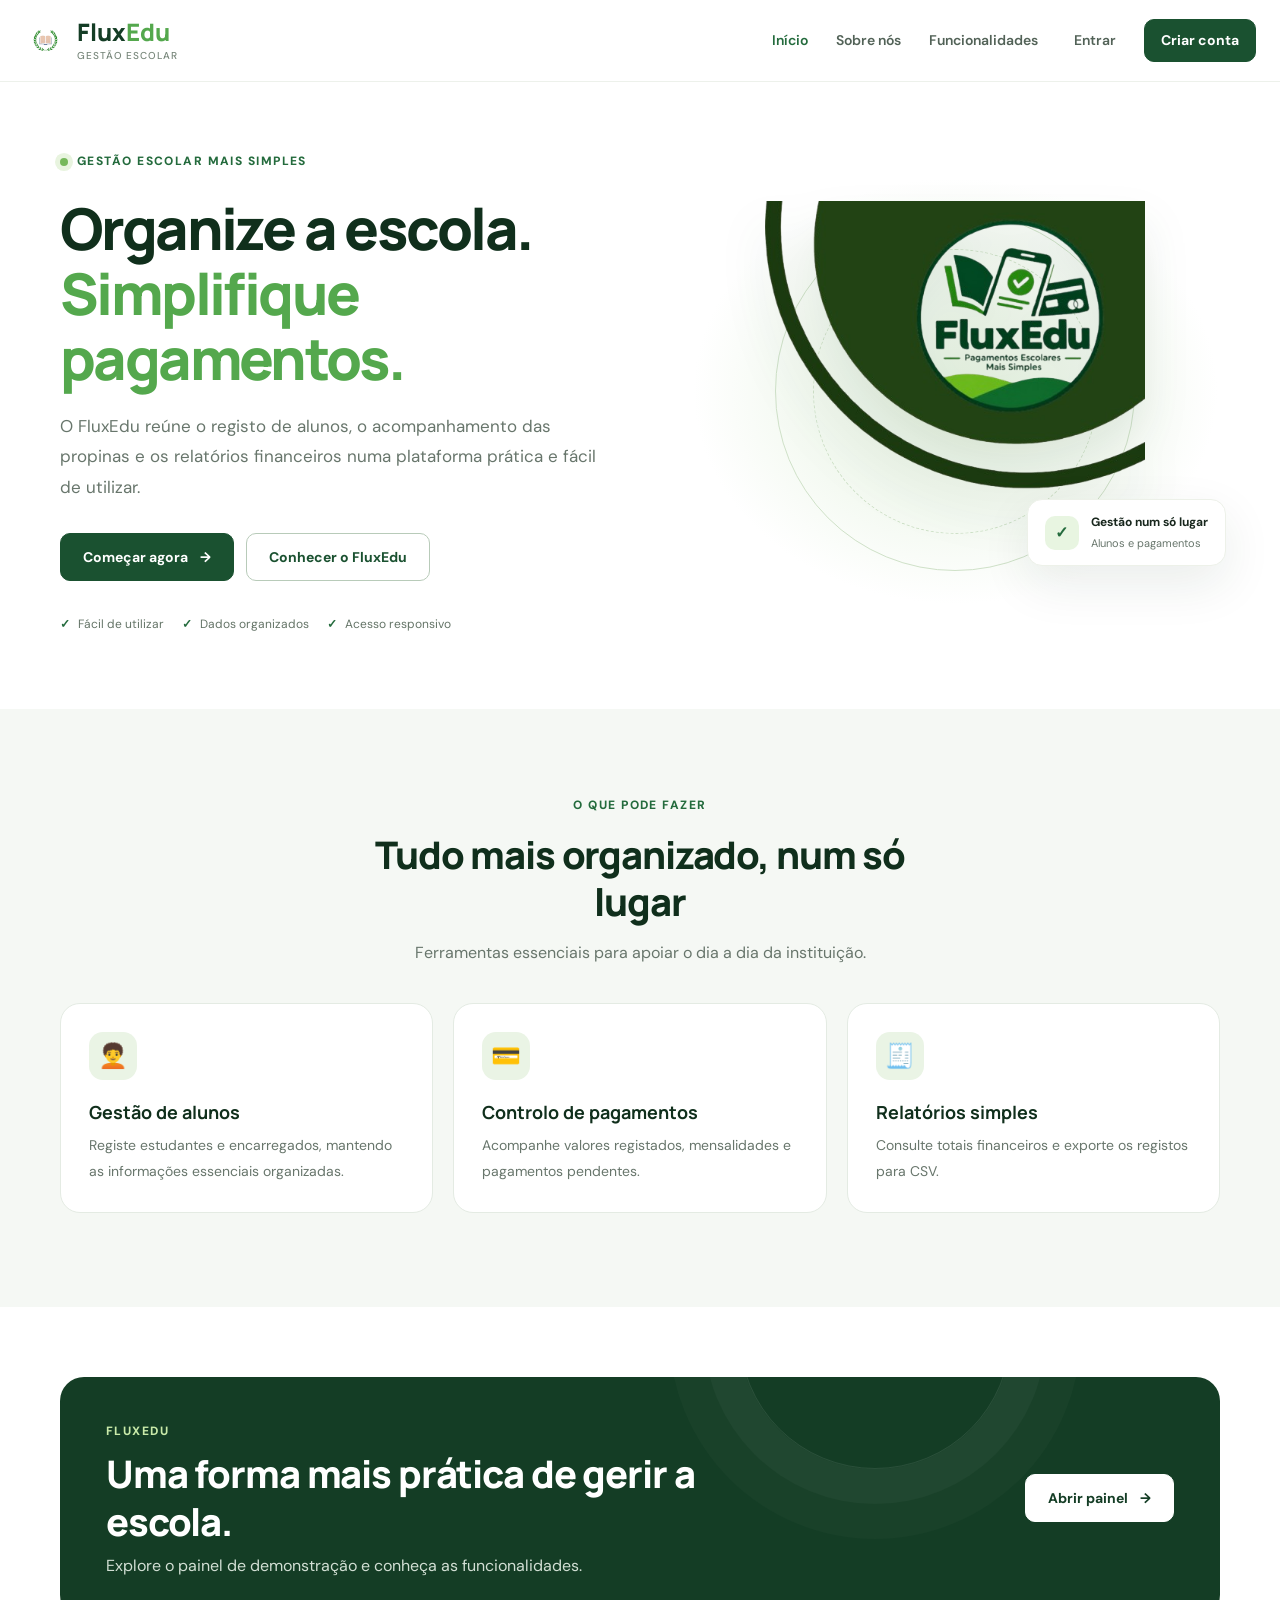
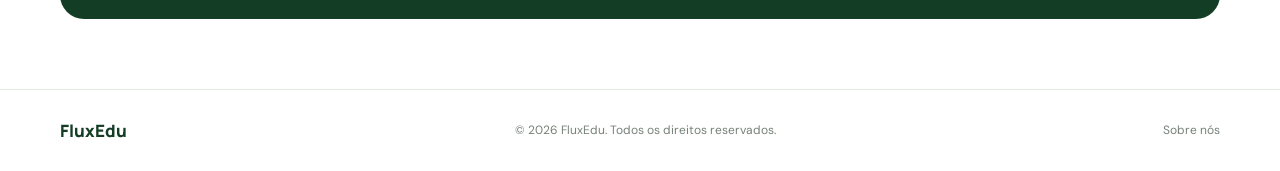
<file: index.html>
<!DOCTYPE html>
<html lang="pt">
<head>
  <meta charset="UTF-8">
  <meta name="viewport" content="width=device-width, initial-scale=1">
  <meta name="theme-color" content="#123d24">
  <meta name="description" content="FluxEdu — gestão e pagamentos escolares de forma simples e organizada.">
  <title>FluxEdu | Gestão escolar simples</title>
  <link rel="stylesheet" href="style.css">
</head>
<body>
  <header class="site-header">
    <a class="brand" href="index.html" aria-label="FluxEdu, página inicial">
      <img src="logo-fluxedu.png" alt="" class="brand-mark">
      <span>Flux<span>Edu</span><small>Gestão escolar</small></span>
    </a>
    <button class="menu-toggle" aria-label="Abrir menu" aria-expanded="false" aria-controls="site-nav">☰</button>
    <nav class="site-nav" id="site-nav">
      <a class="current" href="index.html">Início</a>
      <a href="sobre.html">Sobre nós</a>
      <a href="#funcionalidades">Funcionalidades</a>
      <a class="nav-login" href="login.html">Entrar</a>
      <a class="button button-small" href="cadastro.html">Criar conta</a>
    </nav>
  </header>

  <main>
    <section class="hero container">
      <div class="hero-copy">
        <span class="eyebrow"><span class="eyebrow-dot"></span> Gestão escolar mais simples</span>
        <h1>Organize a escola.<br><span>Simplifique pagamentos.</span></h1>
        <p>O FluxEdu reúne o registo de alunos, o acompanhamento das propinas e os relatórios financeiros numa plataforma prática e fácil de utilizar.</p>
        <div class="hero-actions">
          <a class="button" href="cadastro.html">Começar agora <span aria-hidden="true">→</span></a>
          <a class="button button-outline" href="sobre.html">Conhecer o FluxEdu</a>
        </div>
        <div class="trust-row">
          <span><b>✓</b> Fácil de utilizar</span>
          <span><b>✓</b> Dados organizados</span>
          <span><b>✓</b> Acesso responsivo</span>
        </div>
      </div>
      <div class="hero-visual">
        <div class="visual-orb orb-one"></div><div class="visual-orb orb-two"></div>
        <img src="moldura-fluxedu.png" alt="Identidade visual do FluxEdu" class="hero-image">
        <div class="floating-note"><span class="note-icon">✓</span><span><strong>Gestão num só lugar</strong><small>Alunos e pagamentos</small></span></div>
      </div>
    </section>

    <section class="features-section" id="funcionalidades">
      <div class="container">
        <div class="section-heading">
          <span class="eyebrow">O que pode fazer</span>
          <h2>Tudo mais organizado, num só lugar</h2>
          <p>Ferramentas essenciais para apoiar o dia a dia da instituição.</p>
        </div>
        <div class="feature-grid">
          <article class="feature-card"><span class="feature-icon">🧑‍🦱 </span><h3>Gestão de alunos</h3><p>Registe estudantes e encarregados, mantendo as informações essenciais organizadas.</p></article>
          <article class="feature-card"><span class="feature-icon">💳 </span><h3>Controlo de pagamentos</h3><p>Acompanhe valores registados, mensalidades e pagamentos pendentes.</p></article>
          <article class="feature-card"><span class="feature-icon">🧾 </span><h3>Relatórios simples</h3><p>Consulte totais financeiros e exporte os registos para CSV.</p></article>
        </div>
      </div>
    </section>

    <section class="cta container">
      <div><span class="eyebrow eyebrow-light">FluxEdu</span><h2>Uma forma mais prática de gerir a escola.</h2><p>Explore o painel de demonstração e conheça as funcionalidades.</p></div>
      <a class="button button-light" href="dashboard.html">Abrir painel <span aria-hidden="true">→</span></a>
    </section>
  </main>

  <footer class="site-footer"><a class="footer-brand" href="index.html">FluxEdu</a><span>© 2026 FluxEdu. Todos os direitos reservados.</span><a href="sobre.html">Sobre nós</a></footer>
  <script src="app.js"></script>
</body>
</html>
</file>
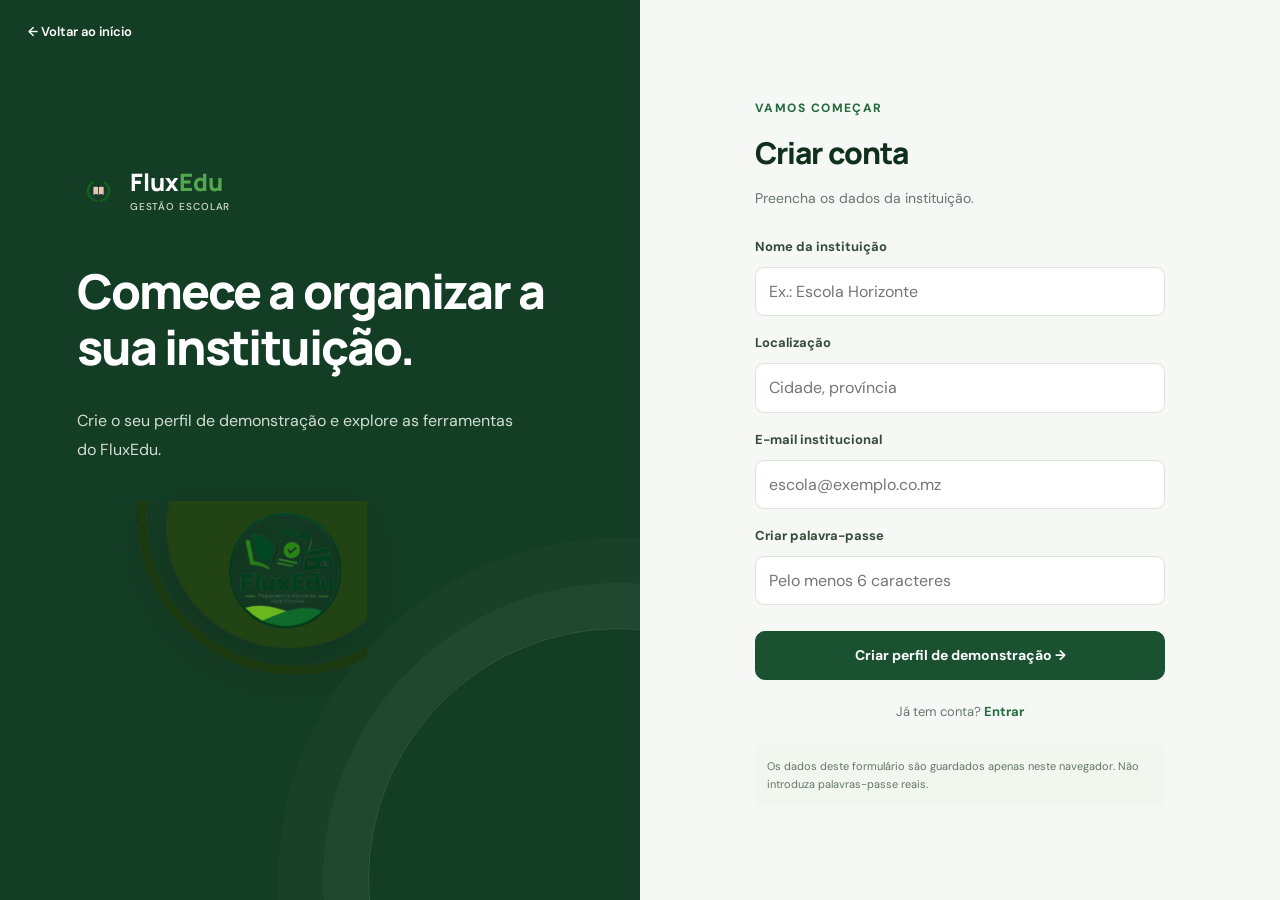
<file: cadastro.html>
<!DOCTYPE html>
<html lang="pt"><head><meta charset="UTF-8"><meta name="viewport" content="width=device-width, initial-scale=1"><meta name="theme-color" content="#123d24"><title>Criar conta | FluxEdu</title><link rel="stylesheet" href="style.css"></head>
<body class="auth-body">
  <a class="back-home" href="index.html">← Voltar ao início</a>
  <main class="auth-layout">
    <section class="auth-brand-panel"><a class="brand brand-light" href="index.html"><img src="logo-fluxedu.png" alt="" class="brand-mark"><span>Flux<span>Edu</span><small>Gestão escolar</small></span></a><h1>Comece a organizar a sua instituição.</h1><p>Crie o seu perfil de demonstração e explore as ferramentas do FluxEdu.</p><img class="auth-art" src="moldura-fluxedu.png" alt="Marca FluxEdu"></section>
    <section class="auth-form-panel"><div class="auth-form-wrap"><span class="eyebrow">Vamos começar</span><h2>Criar conta</h2><p class="muted">Preencha os dados da instituição.</p>
      <form id="signup-form" class="form-stack">
        <label for="school">Nome da instituição</label><input id="school" name="school" type="text" placeholder="Ex.: Escola Horizonte" required>
        <label for="location">Localização</label><input id="location" name="location" type="text" placeholder="Cidade, província" required>
        <label for="signup-email">E-mail institucional</label><input id="signup-email" name="email" type="email" placeholder="escola@exemplo.co.mz" required>
        <label for="signup-password">Criar palavra-passe</label><input id="signup-password" name="password" type="password" minlength="6" placeholder="Pelo menos 6 caracteres" required>
        <p id="signup-message" class="form-message" role="status"></p>
        <button class="button button-full" type="submit">Criar perfil de demonstração →</button>
      </form>
      <p class="auth-switch">Já tem conta? <a href="login.html">Entrar</a></p>
      <div class="demo-note">Os dados deste formulário são guardados apenas neste navegador. Não introduza palavras-passe reais.</div>
    </div></section>
  </main><script src="app.js"></script>
</body></html>
</file>
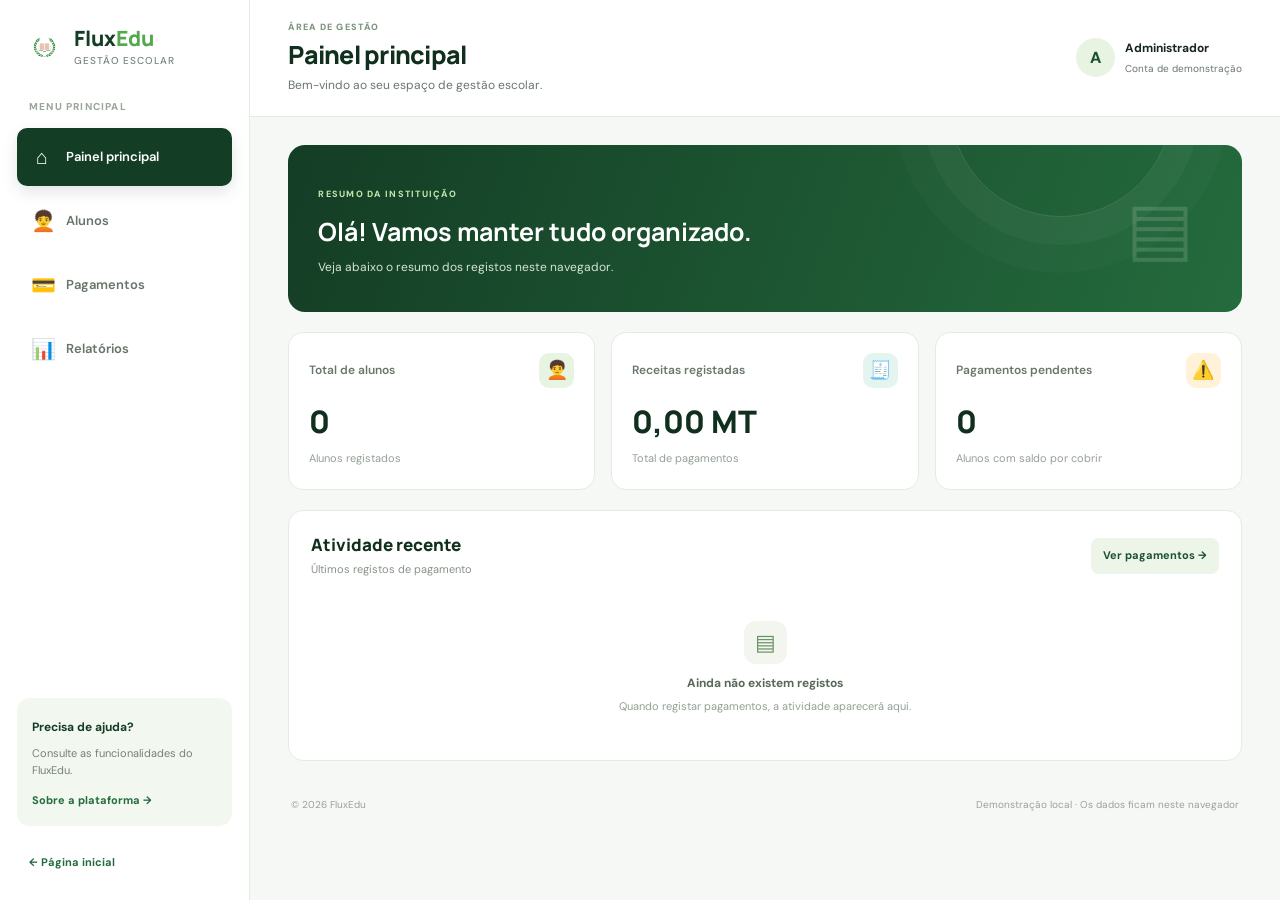
<file: dashboard.html>
<!DOCTYPE html>
<html lang="pt"><head><meta charset="UTF-8"><meta name="viewport" content="width=device-width, initial-scale=1"><meta name="theme-color" content="#123d24"><title>Painel de gestão | FluxEdu</title><link rel="stylesheet" href="style.css"></head>
<body class="dashboard-body">
  <aside class="sidebar" id="sidebar">
    <a class="brand sidebar-brand" href="index.html"><img src="logo-fluxedu.png" alt="" class="brand-mark"><span>Flux<span>Edu</span><small>Gestão escolar</small></span></a>
    <div class="sidebar-label">MENU PRINCIPAL</div>
    <nav class="dash-nav" aria-label="Navegação do painel">
      <button class="dash-link active" data-page="dashboard"><span>⌂</span> Painel principal</button>
      <button class="dash-link" data-page="alunos"><span>🧑‍🦱 </span> Alunos</button>
      <button class="dash-link" data-page="pagamentos"><span>💳 </span> Pagamentos</button>
      <button class="dash-link" data-page="relatorios"><span>📊 </span> Relatórios</button>
    </nav>
    <div class="sidebar-bottom"><div class="sidebar-help"><strong>Precisa de ajuda?</strong><p>Consulte as funcionalidades do FluxEdu.</p><a href="sobre.html">Sobre a plataforma →</a></div><a class="sidebar-home" href="index.html">← Página inicial</a></div>
  </aside>
  <div class="dashboard-main">
    <header class="dash-header">
      <div class="header-left"><button class="sidebar-toggle" id="sidebar-toggle" aria-label="Mostrar menu">☰</button><div><p class="header-kicker">ÁREA DE GESTÃO</p><h1 id="page-title">Painel principal</h1><p class="header-subtitle">Bem-vindo ao seu espaço de gestão escolar.</p></div></div>
      <div class="profile-chip"><span class="profile-avatar">A</span><span><strong>Administrador</strong><small>Conta de demonstração</small></span></div>
    </header>
    <main class="dash-content">
      <section id="dashboard" class="dash-page">
        <div class="welcome-banner"><div><span class="banner-label">RESUMO DA INSTITUIÇÃO</span><h2>Olá! Vamos manter tudo organizado.</h2><p>Veja abaixo o resumo dos registos neste navegador.</p></div><span class="banner-art" aria-hidden="true">▤</span></div>
        <div class="stat-grid">
          <article class="stat-card"><div class="stat-top"><span>Total de alunos</span><span class="stat-icon green-icon">🧑‍🦱 </span></div><strong id="total-alunos">0</strong><small>Alunos registados</small></article>
          <article class="stat-card"><div class="stat-top"><span>Receitas registadas</span><span class="stat-icon mint-icon">🧾</span></div><strong id="total-receitas">0 MT</strong><small>Total de pagamentos</small></article>
          <article class="stat-card"><div class="stat-top"><span>Pagamentos pendentes</span><span class="stat-icon amber-icon">⚠️ </span></div><strong id="total-pendentes">0</strong><small>Alunos com saldo por cobrir</small></article>
        </div>
        <div class="dash-panel"><div class="panel-heading"><div><h2>Atividade recente</h2><p>Últimos registos de pagamento</p></div><button class="quiet-button" data-goto="pagamentos">Ver pagamentos →</button></div><div id="atividade" class="activity-empty"><span>▤</span><strong>Ainda não existem registos</strong>
          <p>Quando registar pagamentos, a atividade aparecerá aqui.</p>
        </div></div>
      </section>
      <section id="alunos" class="dash-page hidden">
        <div class="dash-panel"><div class="panel-heading"><div><h2>Registar aluno</h2><p>Adicione os dados básicos do estudante.</p></div></div>
          <form id="form-aluno" class="form-grid">
            <div class="field"><label for="nome">Nome completo do aluno</label><input id="nome" name="nome" placeholder="Nome do aluno" required></div>
            <div class="field"><label for="encarregado">Encarregado de educação</label><input id="encarregado" name="encarregado" placeholder="Nome do encarregado" required></div>
            <div class="field"><label for="mensalidade">Mensalidade (MT)</label><input id="mensalidade" name="mensalidade" type="number" min="0" step="0.01" placeholder="0,00" required></div>
            <div class="field field-action"><button class="button" type="submit">＋ Adicionar aluno</button></div>
          </form>
        </div>
        <div class="dash-panel"><div class="panel-heading panel-heading-wrap"><div><h2>Lista de alunos</h2><p>Consulte e pesquise os estudantes registados.</p></div><input id="pesquisa" class="search-input" placeholder="⌕  Pesquisar aluno..." aria-label="Pesquisar aluno"></div>
          <div class="table-wrap"><table><thead><tr><th>Aluno</th><th>Encarregado</th><th>Mensalidade</th><th>Estado</th><th>Ações</th></tr></thead><tbody id="lista-alunos"></tbody></table></div>
        </div>
      </section>
      <section id="pagamentos" class="dash-page hidden">
        <div class="dash-panel"><div class="panel-heading"><div><h2>Registar pagamento</h2><p>Registe o valor pago e o mês correspondente.</p></div></div>
          <form id="form-pagamento" class="form-grid">
            <div class="field"><label for="aluno-pagamento">Aluno</label><select id="aluno-pagamento" required><option value="">Selecionar aluno</option></select></div>
            <div class="field"><label for="valor-pagamento">Valor pago (MT)</label><input id="valor-pagamento" type="number" min="0.01" step="0.01" placeholder="0,00" required></div>
            <div class="field"><label for="mes-pagamento">Mês</label><select id="mes-pagamento" required><option value="">Selecionar mês</option><option>Janeiro</option><option>Fevereiro</option><option>Março</option><option>Abril</option><option>Maio</option><option>Junho</option><option>Julho</option><option>Agosto</option><option>Setembro</option><option>Outubro</option><option>Novembro</option><option>Dezembro</option></select></div>
            <div class="field field-action"><button class="button" type="submit">✓ Confirmar pagamento</button></div>
          </form>
        </div>
        <div class="dash-panel"><div class="panel-heading"><div><h2>Histórico de pagamentos</h2><p>Pagamentos registados nesta demonstração.</p></div></div><div class="table-wrap"><table><thead><tr><th>Aluno</th><th>Mês</th><th>Valor</th><th>Data</th></tr></thead><tbody id="lista-pagamentos"></tbody></table></div></div>
      </section>
      <section id="relatorios" class="dash-page hidden">
        <div class="dash-panel report-panel"><span class="report-symbol">▤</span><h2>Relatório financeiro</h2><p>Resumo dos valores registados no FluxEdu neste navegador.</p><div class="report-total"><span>Total recebido</span><strong id="relatorio-receitas">0 MT</strong></div><div class="report-total"><span>Pagamentos registados</span><strong id="relatorio-contagem">0</strong></div><button class="button" id="exportar">↓ Exportar relatório CSV</button><p class="muted report-note">O ficheiro CSV pode ser aberto em aplicações de folha de cálculo.</p></div>
      </section>
      <footer class="dash-footer"><span>© 2026 FluxEdu</span><span>Demonstração local · Os dados ficam neste navegador</span></footer>
    </main>
  </div>
  <div id="toast" class="toast" role="status" aria-live="polite"></div>
  <script src="dashboard.js"></script>
</body></html>
</file>
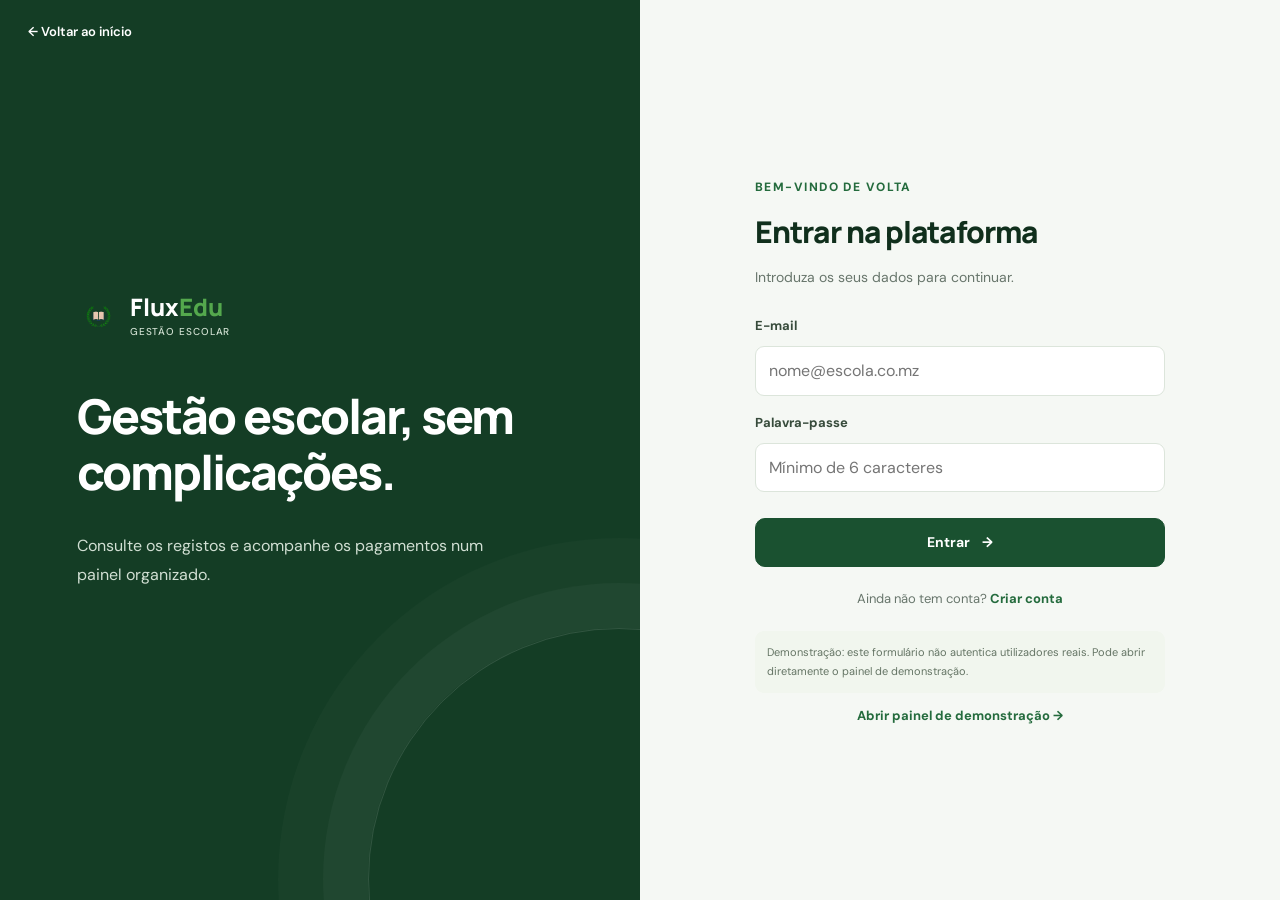
<file: login.html>
<!DOCTYPE html>
<html lang="pt"><head><meta charset="UTF-8"><meta name="viewport" content="width=device-width, initial-scale=1"><meta name="theme-color" content="#123d24"><title>Entrar | FluxEdu</title><link rel="stylesheet" href="style.css"></head>
<body class="auth-body">
  <a class="back-home" href="index.html">← Voltar ao início</a>
  <main class="auth-layout">
    <section class="auth-brand-panel"><a class="brand brand-light" href="index.html"><img src="logo-fluxedu.png" alt="" class="brand-mark"><span>Flux<span>Edu</span><small>Gestão escolar</small></span></a><h1>Gestão escolar, sem complicações.</h1><p>Consulte os registos e acompanhe os pagamentos num painel organizado.</p></section>
    <section class="auth-form-panel"><div class="auth-form-wrap"><span class="eyebrow">Bem-vindo de volta</span><h2>Entrar na plataforma</h2><p class="muted">Introduza os seus dados para continuar.</p>
      <form id="login-form" class="form-stack">
        <label for="email">E-mail</label><input id="email" name="email" type="email" placeholder="nome@escola.co.mz" autocomplete="email" required>
        <label for="password">Palavra-passe</label><input id="password" name="password" type="password" placeholder="Mínimo de 6 caracteres" autocomplete="current-password" minlength="6" required>
        <p id="login-message" class="form-message" role="status"></p>
        <button class="button button-full" type="submit">Entrar <span aria-hidden="true">→</span></button>
      </form>
      <p class="auth-switch">Ainda não tem conta? <a href="cadastro.html">Criar conta</a></p>
      <div class="demo-note">Demonstração: este formulário não autentica utilizadores reais. Pode abrir diretamente o painel de demonstração.</div>
      <a class="text-link" href="dashboard.html">Abrir painel de demonstração →</a>
    </div></section>
  </main><script src="app.js"></script>
</body></html>
</file>
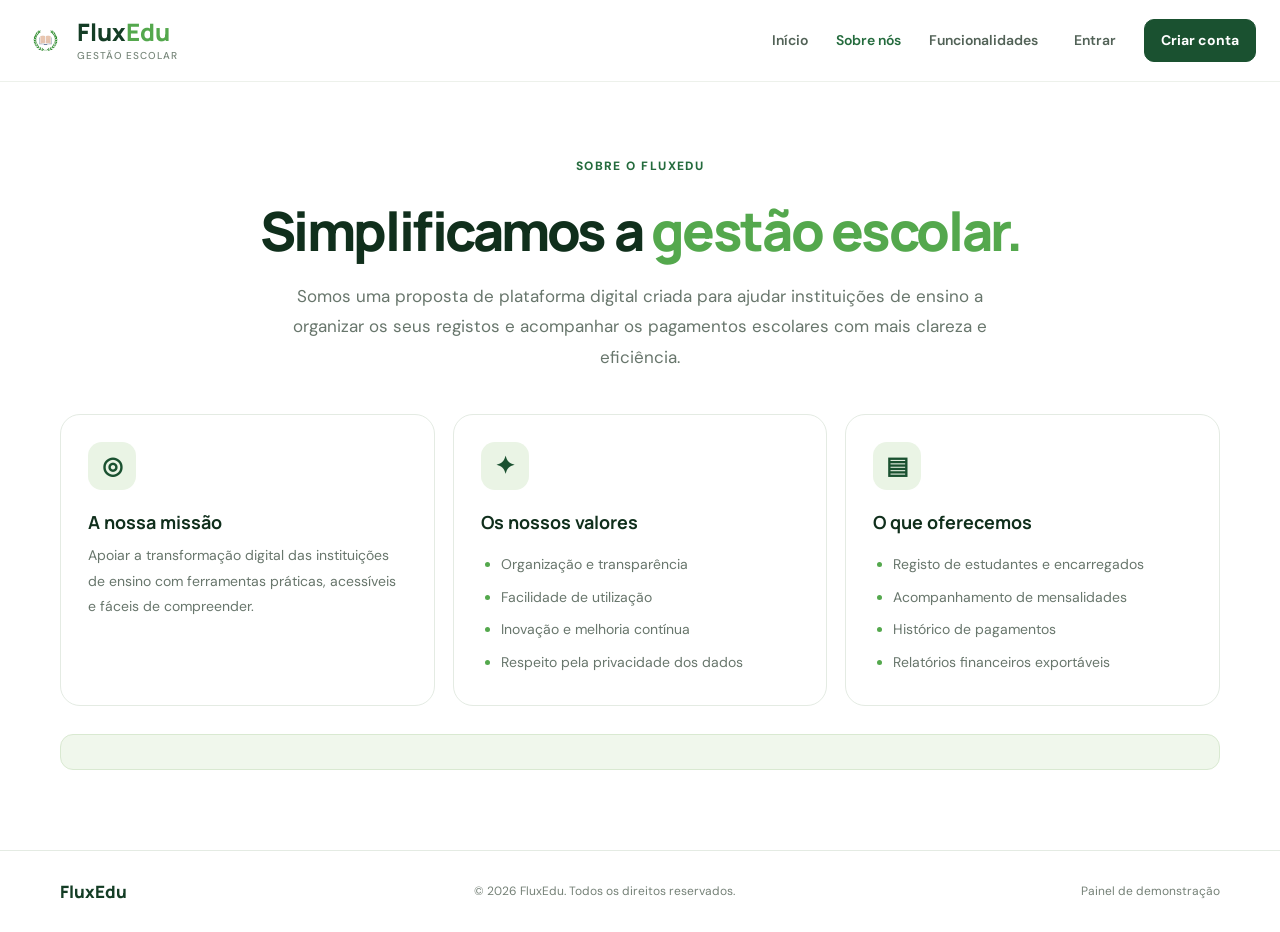
<file: sobre.html>
<!DOCTYPE html>
<html lang="pt">
<head>
  <meta charset="UTF-8"><meta name="viewport" content="width=device-width, initial-scale=1">
  <meta name="theme-color" content="#123d24"><title>Sobre nós | FluxEdu</title><link rel="stylesheet" href="style.css">
</head>
<body>
  <header class="site-header">
    <a class="brand" href="index.html"><img src="logo-fluxedu.png" alt="" class="brand-mark"><span>Flux<span>Edu</span><small>Gestão escolar</small></span></a>
    <button class="menu-toggle" aria-label="Abrir menu" aria-expanded="false" aria-controls="site-nav">☰</button>
    <nav class="site-nav" id="site-nav"><a href="index.html">Início</a><a class="current" href="sobre.html">Sobre nós</a><a href="index.html#funcionalidades">Funcionalidades</a><a class="nav-login" href="login.html">Entrar</a><a class="button button-small" href="cadastro.html">Criar conta</a></nav>
  </header>
  <main class="container inner-page">
    <section class="about-hero"><span class="eyebrow">Sobre o FluxEdu</span><h1>Simplificamos a <span>gestão escolar.</span></h1><p>Somos uma proposta de plataforma digital criada para ajudar instituições de ensino a organizar os seus registos e acompanhar os pagamentos escolares com mais clareza e eficiência.</p></section>
    <div class="about-grid">
      <article class="about-card"><span class="feature-icon">◎</span><h2>A nossa missão</h2><p>Apoiar a transformação digital das instituições de ensino com ferramentas práticas, acessíveis e fáceis de compreender.</p></article>
      <article class="about-card"><span class="feature-icon">✦</span><h2>Os nossos valores</h2><ul class="check-list"><li>Organização e transparência</li><li>Facilidade de utilização</li><li>Inovação e melhoria contínua</li><li>Respeito pela privacidade dos dados</li></ul></article>
      <article class="about-card"><span class="feature-icon">▤</span><h2>O que oferecemos</h2><ul class="check-list"><li>Registo de estudantes e encarregados</li><li>Acompanhamento de mensalidades</li><li>Histórico de pagamentos</li><li>Relatórios financeiros exportáveis</li></ul></article>
    </div>
    <div class="notice">
      

        
    </div>
  
  
  </main>
  <footer class="site-footer"><a class="footer-brand" href="index.html">FluxEdu</a><span>© 2026 FluxEdu. Todos os direitos reservados.</span><a href="dashboard.html">Painel de demonstração</a></footer>
  <script src="app.js"></script>
</body></html>
</file>
<file: style.css>
@import url('https://fonts.googleapis.com/css2?family=DM+Sans:wght@400;500;600;700&family=Manrope:wght@400;500;600;700;800&display=swap');
:root{--green-950:#102f1c;--green-900:#143d25;--green-800:#1a5130;--green-700:#246b3d;--green-500:#54a84d;--lime:#b9df79;--ink:#18271d;--muted:#68766c;--surface:#fff;--bg:#f5f8f4;--line:#e4ebe3;--shadow:0 18px 50px rgba(21,59,32,.09);--radius:20px}
*{box-sizing:border-box}html{scroll-behavior:smooth;scroll-padding-top:90px}body{margin:0;font-family:"DM Sans",Arial,sans-serif;color:var(--ink);background:#fff;line-height:1.6}a{color:inherit;text-decoration:none}button,input,select{font:inherit}button,a,input,select{outline-color:#6eb45d}img{max-width:100%;display:block}.container{width:min(1160px,calc(100% - 48px));margin-inline:auto}
.site-header{height:82px;display:flex;align-items:center;justify-content:space-between;padding:0 max(24px,calc((100% - 1240px)/2));border-bottom:1px solid #edf1eb;background:rgba(255,255,255,.94);position:sticky;top:0;z-index:20;backdrop-filter:blur(14px)}.brand{display:inline-flex;align-items:center;gap:10px;color:var(--green-900);font-family:Manrope,sans-serif;font-size:24px;font-weight:800;line-height:1.05;flex-shrink:0}.brand>span>span{color:var(--green-500)}.brand small{display:block;font:500 10px "DM Sans",sans-serif;letter-spacing:.09em;text-transform:uppercase;color:#78877b;margin-top:5px}.brand-mark{width:43px;height:43px;object-fit:contain;border-radius:50%}.site-nav{display:flex;align-items:center;gap:28px;font-size:14px;font-weight:600;color:#526257}.site-nav>a:not(.button):hover,.site-nav .current{color:var(--green-700)}.nav-login{margin-left:8px}.button{min-height:48px;display:inline-flex;justify-content:center;align-items:center;gap:12px;padding:12px 22px;border:1px solid var(--green-800);border-radius:10px;background:var(--green-800);color:white;font-weight:700;font-size:14px;cursor:pointer;transition:transform .2s,background .2s,box-shadow .2s}.button:hover{background:var(--green-950);box-shadow:0 8px 20px #153b2025;transform:translateY(-1px)}.button-small{min-height:42px;padding:9px 16px}.button-outline{background:transparent;color:var(--green-800);border-color:#b8cbb9}.button-outline:hover{color:white}.button-full{width:100%}.menu-toggle{display:none;border:1px solid var(--line);background:white;border-radius:9px;padding:8px 12px;font-size:21px;color:var(--green-900)}
.hero{min-height:590px;display:grid;grid-template-columns:1.05fr .95fr;align-items:center;gap:46px;padding-top:56px;padding-bottom:65px}.hero-copy{padding:10px 0}.eyebrow{display:inline-flex;align-items:center;gap:9px;color:var(--green-700);font-size:12px;font-weight:800;letter-spacing:.12em;text-transform:uppercase}.eyebrow-dot{width:8px;height:8px;border-radius:50%;background:#76b85b;box-shadow:0 0 0 5px #e8f4df}.hero h1,.about-hero h1{font:800 clamp(36px,4.5vw,60px)/1.13 Manrope,sans-serif;letter-spacing:-.045em;margin:22px 0 20px;color:var(--green-950)}.hero h1 span,.about-hero h1 span{color:var(--green-500)}.hero-copy>p,.about-hero>p{font-size:17px;line-height:1.8;color:var(--muted);max-width:560px;margin:0}.hero-actions{display:flex;flex-wrap:wrap;gap:12px;margin-top:30px}.trust-row{display:flex;flex-wrap:wrap;gap:18px;margin-top:34px;font-size:12px;color:#647467}.trust-row b{color:var(--green-700);margin-right:5px}.hero-visual{position:relative;min-height:430px;display:flex;align-items:center;justify-content:center;background:radial-gradient(ellipse at center,#e7f3e2 0,rgba(241,248,238,.72) 45%,transparent 70%);border-radius:45% 45% 35% 35%}.hero-image{width:min(100%,440px);height:380px;object-fit:contain;position:relative;z-index:1;filter:drop-shadow(0 25px 22px #123d2417)}.visual-orb{position:absolute;border-radius:50%;border:1px solid #cfe1c8}.orb-one{width:360px;height:360px}.orb-two{width:285px;height:285px;border-style:dashed}.floating-note{position:absolute;z-index:2;right:-6px;bottom:40px;background:#fff;border:1px solid #edf1e9;border-radius:15px;padding:13px 17px;display:flex;align-items:center;gap:12px;box-shadow:var(--shadow)}.note-icon{width:34px;height:34px;display:grid;place-items:center;background:#e8f5e1;color:var(--green-700);border-radius:10px;font-weight:900}.floating-note strong,.floating-note small{display:block}.floating-note strong{font-size:12px}.floating-note small{font-size:11px;color:var(--muted);margin-top:2px}
.features-section{padding:82px 0 94px;background:var(--bg)}.section-heading{text-align:center;max-width:620px;margin:0 auto 38px}.section-heading h2,.cta h2{font:800 clamp(26px,3vw,38px)/1.25 Manrope,sans-serif;letter-spacing:-.03em;color:var(--green-950);margin:14px 0}.section-heading p{color:var(--muted);margin:0}.feature-grid{display:grid;grid-template-columns:repeat(3,minmax(0,1fr));gap:20px}.feature-card,.about-card{background:white;border:1px solid var(--line);border-radius:var(--radius);padding:28px;transition:transform .2s,box-shadow .2s}.feature-card:hover,.about-card:hover{transform:translateY(-4px);box-shadow:var(--shadow)}.feature-icon{width:48px;height:48px;display:grid;place-items:center;border-radius:14px;background:#eaf4e5;color:var(--green-800);font-size:24px;font-weight:700}.feature-card h3,.about-card h2{font:700 18px Manrope,sans-serif;margin:20px 0 9px;color:var(--green-950)}.feature-card p,.about-card p{font-size:14px;color:var(--muted);line-height:1.8;margin:0}.cta{background:var(--green-900);border-radius:24px;margin-top:70px;margin-bottom:70px;padding:40px 46px;display:flex;align-items:center;justify-content:space-between;gap:25px;color:#fff;overflow:hidden;position:relative}.cta:after{content:"";position:absolute;width:270px;height:270px;border:1px solid #ffffff18;border-radius:50%;right:18%;top:-180px;box-shadow:0 0 0 35px #ffffff08,0 0 0 70px #ffffff05}.cta>div,.cta>.button{position:relative;z-index:1}.eyebrow-light{color:#c9eaa9}.cta h2{color:white;max-width:600px;margin:8px 0}.cta p{color:#d2dfd4;margin:0}.button-light{background:#fff;border-color:#fff;color:var(--green-900);flex-shrink:0}.button-light:hover{background:#eef7e8;color:var(--green-900)}.site-footer{border-top:1px solid var(--line);min-height:82px;display:flex;align-items:center;justify-content:space-between;gap:18px;padding:22px max(24px,calc((100% - 1160px)/2));font-size:12px;color:#758177}.footer-brand{font:800 17px Manrope,sans-serif;color:var(--green-900)}
/* About */
.inner-page{padding-top:70px;padding-bottom:80px}.about-hero{max-width:800px;margin:0 auto 42px;text-align:center}.about-hero h1{font-size:clamp(36px,5vw,54px)}.about-hero>p{margin:0 auto;max-width:730px}.about-grid{display:grid;grid-template-columns:repeat(3,minmax(0,1fr));gap:18px}.about-card{padding:27px}.check-list{padding-left:20px;margin:14px 0 0;color:var(--muted);font-size:14px}.check-list li{padding:5px 0}.check-list li::marker{color:var(--green-500)}.notice{margin-top:28px;background:#f0f7ec;border:1px solid #d9e9d1;border-radius:13px;padding:17px 20px;font-size:13px;color:#526753;line-height:1.8}
/* Auth */
.auth-body{background:var(--bg);min-height:100vh}.back-home{position:absolute;top:22px;left:28px;z-index:3;color:#fff;font-size:13px;font-weight:600}.auth-layout{min-height:100vh;display:grid;grid-template-columns:1fr 1fr}.auth-brand-panel{background:var(--green-900);padding:55px clamp(28px,6vw,90px);color:white;display:flex;flex-direction:column;justify-content:center;position:relative;overflow:hidden}.auth-brand-panel:after{content:"";position:absolute;width:500px;height:500px;border:1px solid #ffffff20;border-radius:50%;right:-230px;bottom:-230px;box-shadow:0 0 0 45px #ffffff08,0 0 0 90px #ffffff05}.brand-light{color:white;align-self:flex-start}.brand-light small{color:#d0dfd1}.auth-brand-panel h1{font:800 clamp(30px,3.8vw,48px)/1.18 Manrope,sans-serif;letter-spacing:-.04em;max-width:500px;margin:50px 0 15px;position:relative;z-index:1}.auth-brand-panel>p{color:#d1dfd3;max-width:440px;line-height:1.8;position:relative;z-index:1}.auth-art{width:min(350px,80%);height:230px;object-fit:contain;margin-top:20px;position:relative;z-index:1;filter:drop-shadow(0 10px 20px #0002)}.auth-form-panel{display:grid;place-items:center;padding:65px 28px}.auth-form-wrap{width:min(100%,410px)}.auth-form-wrap h2{font:800 30px Manrope,sans-serif;letter-spacing:-.03em;color:var(--green-950);margin:12px 0 5px}.muted,.auth-form-wrap>.muted{color:var(--muted);font-size:14px}.form-stack{display:grid;gap:9px;margin-top:28px}.form-stack label,.field label{font-size:13px;font-weight:700;color:#374b3b}.form-stack input,.field input,.field select,.search-input{width:100%;min-width:0;min-height:47px;border:1px solid #dce5db;border-radius:9px;background:#fff;padding:11px 13px;color:var(--ink)}.form-stack input:focus,.field input:focus,.field select:focus,.search-input:focus{border-color:#65a95c;box-shadow:0 0 0 3px #70b85a20;outline:none}.form-stack input{margin-bottom:8px}.form-message{font-size:13px;margin:0;color:var(--green-700)}.auth-switch{text-align:center;color:var(--muted);font-size:13px;margin-top:22px}.auth-switch a,.text-link{color:var(--green-700);font-weight:700}.text-link{display:block;text-align:center;font-size:13px;margin-top:13px}.demo-note{margin-top:22px;background:#f1f6ee;border-radius:9px;padding:12px;font-size:11px;line-height:1.7;color:#657565}
/* Dashboard */
.dashboard-body{background:#f6f8f5;min-height:100vh}.sidebar{position:fixed;inset:0 auto 0 0;width:250px;background:#fff;border-right:1px solid var(--line);padding:27px 17px 20px;display:flex;flex-direction:column;z-index:30}.sidebar-brand{font-size:21px;padding:0 8px 32px}.sidebar-brand .brand-mark{width:39px;height:39px}.sidebar-label{font-size:10px;letter-spacing:.12em;font-weight:800;color:#99a69a;padding:0 12px 13px}.dash-nav{display:grid;gap:6px}.dash-link{border:0;background:transparent;color:#667469;text-align:left;padding:13px 14px;border-radius:10px;display:flex;align-items:center;gap:13px;font-size:13px;font-weight:600;cursor:pointer}.dash-link>span{font-size:20px;width:22px;text-align:center}.dash-link:hover{background:#f2f7ef;color:var(--green-800)}.dash-link.active{background:var(--green-900);color:#fff;box-shadow:0 6px 15px #143d2520}.sidebar-bottom{margin-top:auto}.sidebar-help{background:#f2f7ef;border-radius:13px;padding:15px;margin-bottom:20px}.sidebar-help strong{font-size:12px;color:var(--green-900)}.sidebar-help p{font-size:11px;color:#758276;line-height:1.6;margin:6px 0}.sidebar-help a,.sidebar-home{font-size:11px;font-weight:700;color:var(--green-700)}.sidebar-home{display:block;padding:8px 12px}.dashboard-main{margin-left:250px;min-height:100vh}.dash-header{min-height:112px;background:white;border-bottom:1px solid var(--line);display:flex;justify-content:space-between;align-items:center;padding:20px clamp(20px,3vw,44px);gap:20px}.header-left{display:flex;align-items:center;gap:14px}.header-kicker{font-size:9px;letter-spacing:.14em;color:#7b927d;font-weight:800;margin:0 0 3px}.dash-header h1{font:800 25px Manrope,sans-serif;letter-spacing:-.03em;color:var(--green-950);margin:0}.header-subtitle{font-size:12px;color:var(--muted);margin:4px 0 0}.profile-chip{display:flex;align-items:center;gap:10px;flex-shrink:0}.profile-avatar{width:39px;height:39px;display:grid;place-items:center;border-radius:50%;background:#e8f3e2;color:var(--green-800);font-weight:800}.profile-chip strong,.profile-chip small{display:block}.profile-chip strong{font-size:12px}.profile-chip small{font-size:10px;color:var(--muted);margin-top:3px}.sidebar-toggle{display:none;border:1px solid var(--line);border-radius:8px;background:white;padding:8px 10px;color:var(--green-900)}.dash-content{max-width:1500px;margin:auto;padding:28px clamp(16px,3vw,42px) 18px}.welcome-banner{border-radius:17px;background:linear-gradient(110deg,#143d25,#246b3d);color:white;padding:26px 30px;display:flex;justify-content:space-between;align-items:center;overflow:hidden;position:relative}.welcome-banner:after{content:"";position:absolute;width:220px;height:220px;border:1px solid #ffffff20;border-radius:50%;right:70px;top:-150px;box-shadow:0 0 0 28px #ffffff08,0 0 0 56px #ffffff05}.banner-label{font-size:9px;letter-spacing:.14em;font-weight:800;color:#c3e5aa}.welcome-banner h2{font:700 clamp(18px,2vw,25px) Manrope,sans-serif;margin:9px 0}.welcome-banner p{font-size:12px;color:#d6e4d8;margin:0}.banner-art{font-size:72px;color:#ffffff24;position:relative;z-index:1;margin-right:18px}.stat-grid{display:grid;grid-template-columns:repeat(3,minmax(0,1fr));gap:16px;margin:20px 0}.stat-card,.dash-panel{background:white;border:1px solid var(--line);border-radius:15px}.stat-card{padding:20px}.stat-top{display:flex;align-items:center;justify-content:space-between;gap:8px;color:#68776a;font-size:12px;font-weight:600}.stat-icon{width:35px;height:35px;border-radius:10px;display:grid;place-items:center;font-size:18px}.green-icon{background:#e8f4e2;color:#36743d}.mint-icon{background:#e4f4ef;color:#25816a}.amber-icon{background:#fff2d9;color:#b98220}.stat-card>strong{display:block;font:800 clamp(23px,2.5vw,31px) Manrope,sans-serif;color:var(--green-950);margin:12px 0 2px;overflow-wrap:anywhere}.stat-card>small{font-size:11px;color:#94a095}.dash-panel{padding:22px;margin-bottom:18px;min-width:0}.panel-heading{display:flex;align-items:center;justify-content:space-between;gap:16px;margin-bottom:20px}.panel-heading h2,.report-panel h2{font:800 17px Manrope,sans-serif;color:var(--green-950);margin:0}.panel-heading p{font-size:11px;color:#879287;margin:5px 0 0}.quiet-button{border:0;background:#edf5e8;border-radius:8px;padding:9px 12px;color:var(--green-800);font-size:11px;font-weight:700;cursor:pointer}.activity-empty{display:flex;align-items:center;flex-direction:column;text-align:center;padding:22px 12px;color:#94a094}.activity-empty>span{width:43px;height:43px;border-radius:12px;background:#f2f6ef;display:grid;place-items:center;font-size:22px;color:#6b9368;margin-bottom:10px}.activity-empty strong{font-size:12px;color:#58685a}.activity-empty p{font-size:11px;margin:5px 0 0}.form-grid{display:grid;grid-template-columns:repeat(2,minmax(0,1fr));gap:17px}.field{display:grid;gap:7px;min-width:0}.field-action{align-content:end}.field-action .button{width:100%}.panel-heading-wrap{flex-wrap:wrap}.search-input{max-width:270px;min-height:40px;font-size:12px}.table-wrap{width:100%;overflow-x:auto;border:1px solid #edf1eb;border-radius:10px}table{border-collapse:collapse;width:100%;text-align:left;font-size:12px}th,td{padding:14px 13px;border-bottom:1px solid #edf1eb;white-space:nowrap}th{background:#f8faf7;color:#7d8a7e;font-size:10px;letter-spacing:.04em;text-transform:uppercase}td{color:#526253}tbody tr:last-child td{border-bottom:0}.table-empty{text-align:center;color:#9aa49b;padding:26px}.danger{border:0;background:#fff0ef;color:#b83a32;border-radius:7px;padding:7px 10px;font-size:11px;font-weight:700;cursor:pointer}.status-pill{display:inline-block;border-radius:30px;padding:4px 8px;font-size:10px;font-weight:700}.status-ok{background:#e9f5e5;color:#38743a}.status-pending{background:#fff3dc;color:#a46d14}.report-panel{max-width:680px}.report-symbol{width:48px;height:48px;border-radius:13px;background:#eaf4e5;display:grid;place-items:center;color:var(--green-800);font-size:25px;margin-bottom:15px}.report-panel>p{font-size:12px;color:var(--muted)}.report-total{display:flex;justify-content:space-between;gap:15px;padding:17px 0;border-bottom:1px solid var(--line);font-size:13px;color:#647266}.report-total strong{color:var(--green-900);font-size:16px}.report-panel>.button{margin-top:20px}.report-note{font-size:11px!important}.dash-footer{display:flex;justify-content:space-between;gap:12px;padding:18px 3px;color:#98a298;font-size:10px}.hidden{display:none!important}.toast{position:fixed;right:22px;bottom:22px;z-index:80;background:var(--green-950);color:white;padding:13px 18px;border-radius:10px;box-shadow:var(--shadow);font-size:13px;opacity:0;transform:translateY(10px);pointer-events:none;transition:.25s}.toast.show{opacity:1;transform:translateY(0)}
@media(min-width:1500px){.hero{min-height:650px}.hero-visual{min-height:480px}}
@media(max-width:1000px){.site-nav{gap:16px}.hero{gap:20px}.hero-image{height:320px}.hero-visual{min-height:360px}.floating-note{right:0}.auth-brand-panel{padding-inline:35px}.sidebar{width:220px}.dashboard-main{margin-left:220px}.sidebar-brand{font-size:19px}.stat-grid{gap:10px}.stat-card{padding:16px}}
@media(max-width:760px){.container{width:min(100% - 32px,600px)}.site-header{height:70px;padding:0 16px}.brand{font-size:21px}.brand-mark{width:38px;height:38px}.menu-toggle{display:block}.site-nav{display:none;position:absolute;left:0;right:0;top:69px;background:#fff;border-bottom:1px solid var(--line);padding:15px 20px 20px;box-shadow:0 14px 20px #102f1c12;align-items:stretch;gap:4px;flex-direction:column}.site-nav.open{display:flex}.site-nav>a:not(.button){padding:10px 5px}.site-nav .button{margin-top:5px}.nav-login{margin-left:0}.hero{grid-template-columns:1fr;padding-top:45px;padding-bottom:50px;gap:16px}.hero-copy{text-align:center}.hero-copy>.eyebrow{justify-content:center}.hero h1{font-size:clamp(36px,9vw,48px);margin-top:18px}.hero-copy>p{font-size:15px;margin:auto}.hero-actions,.trust-row{justify-content:center}.trust-row{gap:10px 15px}.hero-visual{min-height:310px;max-width:500px;width:100%;margin:auto}.hero-image{height:290px}.orb-one{width:285px;height:285px}.orb-two{width:220px;height:220px}.floating-note{right:0;bottom:15px}.features-section{padding:58px 0}.section-heading{margin-bottom:26px}.section-heading h2{font-size:28px}.feature-grid,.about-grid{grid-template-columns:1fr;gap:13px}.feature-card,.about-card{padding:23px}.feature-card h3{margin-top:14px}.cta{margin-top:40px;margin-bottom:40px;padding:28px 23px;align-items:flex-start;flex-direction:column}.site-footer{padding:22px 16px;flex-wrap:wrap;justify-content:center;text-align:center}.inner-page{padding-top:45px;padding-bottom:55px}.about-hero{margin-bottom:28px}.auth-layout{grid-template-columns:1fr}.auth-brand-panel{display:none}.back-home{color:var(--green-800);top:17px;left:17px}.auth-form-panel{padding:80px 22px 35px;align-items:start}.auth-form-wrap h2{font-size:27px}.sidebar{position:sticky;inset:0 0 auto;width:100%;padding:12px 14px 10px;border-right:0;border-bottom:1px solid var(--line)}.sidebar-brand{padding:0 3px 12px;font-size:19px}.sidebar-brand .brand-mark{width:34px;height:34px}.sidebar-label,.sidebar-bottom{display:none}.dash-nav{grid-template-columns:repeat(4,minmax(0,1fr));gap:4px}.dash-link{padding:8px 3px;justify-content:center;flex-direction:column;gap:3px;font-size:10px;text-align:center}.dash-link>span{font-size:17px}.dashboard-main{margin-left:0}.dash-header{min-height:94px;padding:15px 16px}.sidebar-toggle{display:none}.dash-header h1{font-size:21px}.header-subtitle{font-size:11px;max-width:250px}.profile-chip{gap:0}.profile-chip>span:last-child{display:none}.profile-avatar{width:35px;height:35px}.dash-content{padding:16px 12px 12px}.welcome-banner{padding:22px 19px}.banner-art{font-size:50px;margin-right:0}.stat-grid{grid-template-columns:1fr;gap:10px;margin:13px 0}.stat-card{padding:15px 17px}.stat-card>strong{font-size:25px;margin:6px 0 0}.stat-top{font-size:12px}.dash-panel{padding:16px;margin-bottom:13px}.panel-heading{align-items:flex-start}.form-grid{grid-template-columns:1fr;gap:13px}.panel-heading-wrap{flex-direction:column}.search-input{max-width:none}.dash-footer{flex-direction:column;gap:4px}.table-wrap{border-radius:8px}th,td{padding:12px 10px}.report-panel{padding:20px}.toast{left:12px;right:12px;bottom:12px;text-align:center}}
@media(max-width:380px){.hero-actions{flex-direction:column}.hero-actions .button{width:100%}.trust-row{font-size:11px}.floating-note{right:-4px;padding:10px}.hero-visual{min-height:270px}.hero-image{height:250px}.dash-header{gap:8px}.header-subtitle{max-width:210px}.welcome-banner h2{font-size:18px}.banner-art{display:none}.dash-link{font-size:9px}.stat-top{font-size:11px}}
@media(prefers-reduced-motion:reduce){*,*::before,*::after{scroll-behavior:auto!important;transition:none!important;animation:none!important}}
</file>
